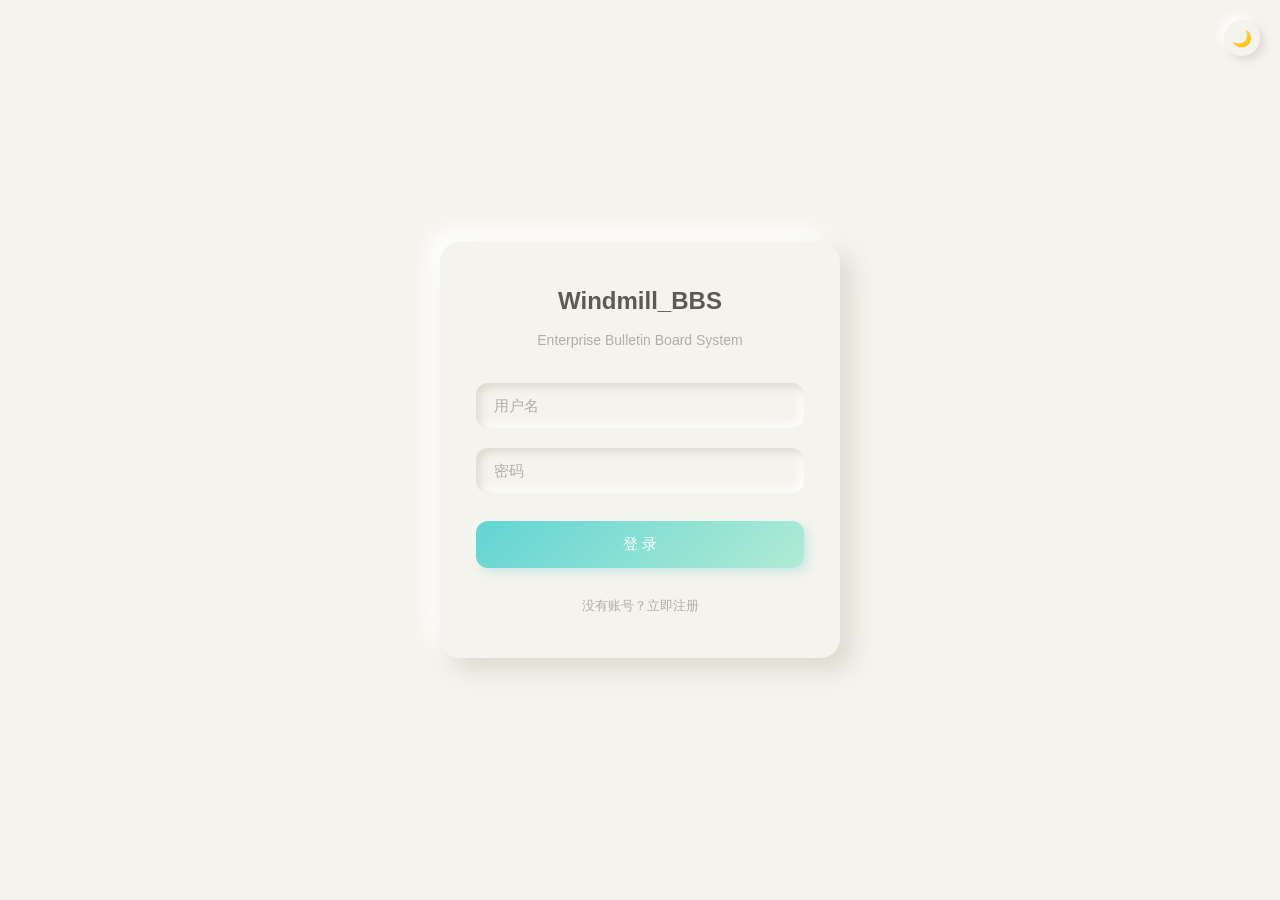
<file: src/main/webapp/login.html>
<!DOCTYPE html>
<html lang="zh-CN">
<head>
    <meta charset="UTF-8">
    <meta name="viewport" content="width=device-width, initial-scale=1.0">
    <title>登录 - Windmill_BBS</title>
    <link rel="icon" href="Windmill_Icon.ico">
    <link rel="stylesheet" href="static/css/theme.css">
    <script src="static/js/theme.js"></script>
    <script>(function(){const s=localStorage.getItem('theme');const d=window.matchMedia('(prefers-color-scheme: dark)').matches;document.documentElement.setAttribute('data-theme',s||(d?'dark':'light'));})();</script>
    <style>
        .login-page {
            min-height: 100vh;
            display: flex;
            justify-content: center;
            align-items: center;
            background: var(--bg-primary);
        }
        .login-card {
            width: 400px;
            padding: 40px 36px;
            background: var(--bg-primary);
            border-radius: var(--radius-xl);
            box-shadow: var(--shadow-raised-lg);
        }
        .login-card h2 {
            color: var(--text-primary);
            text-align: center;
            margin-bottom: 8px;
            font-size: 24px;
            font-weight: 600;
        }
        .login-card .subtitle {
            text-align: center;
            color: var(--text-muted);
            margin-bottom: 32px;
            font-size: 14px;
        }
        .input-group {
            margin-bottom: 20px;
        }
        .input-group input {
            width: 100%;
            padding: 14px 18px;
            background: var(--bg-primary);
            border: none;
            border-radius: var(--radius);
            color: var(--text-primary);
            font-size: 15px;
            outline: none;
            box-shadow: var(--shadow-inset-sm);
            transition: box-shadow 0.2s;
        }
        .input-group input:focus {
            box-shadow: var(--shadow-inset);
        }
        .input-group input::placeholder {
            color: var(--text-muted);
        }
        .btn-login {
            width: 100%;
            padding: 14px;
            margin-top: 8px;
            background: linear-gradient(135deg, #63D4D4, #B0EBD4);
            border: none;
            border-radius: var(--radius);
            color: #fff;
            font-size: 15px;
            font-weight: 500;
            cursor: pointer;
            box-shadow: 4px 4px 10px rgba(99,212,212,0.3), -4px -4px 10px rgba(255,255,255,0.4);
            transition: all 0.2s;
        }
        .btn-login:hover {
            filter: brightness(1.05);
            box-shadow: 6px 6px 14px rgba(99,212,212,0.35), -6px -6px 14px rgba(255,255,255,0.5);
        }
        .btn-login:active {
            box-shadow: inset 4px 4px 10px rgba(60,160,160,0.3), inset -4px -4px 10px rgba(180,235,212,0.3);
        }
        .links {
            margin-top: 24px;
            text-align: center;
        }
        .links a {
            color: var(--text-muted);
            text-decoration: none;
            font-size: 13px;
            transition: color 0.2s;
        }
        .links a:hover {
            color: var(--accent-blue);
        }
    </style>
</head>
<body>
    <button class="theme-toggle" onclick="toggleTheme()" title="切换主题" style="position:fixed;top:20px;right:20px;z-index:1000;">🌙</button>
    <div class="login-page">
        <div class="login-card">
            <h2>Windmill_BBS</h2>
            <p class="subtitle">Enterprise Bulletin Board System</p>
            <form id="loginForm">
                <div class="input-group">
                    <input type="text" id="username" name="username" placeholder="用户名" required>
                </div>
                <div class="input-group">
                    <input type="password" id="password" name="password" placeholder="密码" required>
                </div>
                <button type="submit" class="btn-login">登 录</button>
            </form>
            <div class="links">
                <a href="register.html">没有账号？立即注册</a>
            </div>
        </div>
    </div>

    <div class="toast" id="toast"></div>

    <script>
        document.getElementById('loginForm').addEventListener('submit', async function(e) {
            e.preventDefault();
            const formData = new FormData(this);
            try {
                const res = await fetch('api/user/login', {
                    method: 'POST',
                    body: new URLSearchParams(formData)
                });
                const data = await res.json();
                if (data.code === 200) {
                    showToast('登录成功', 'success');
                    setTimeout(() => location.href = 'index.html', 500);
                } else {
                    showToast(data.message || '登录失败', 'error');
                }
            } catch (err) {
                showToast('网络错误', 'error');
            }
        });

        function showToast(msg, type) {
            const toast = document.getElementById('toast');
            toast.textContent = msg;
            toast.className = 'toast toast-' + type + ' show';
            setTimeout(() => toast.classList.remove('show'), 3000);
        }
    </script>
</body>
</html>
</file>
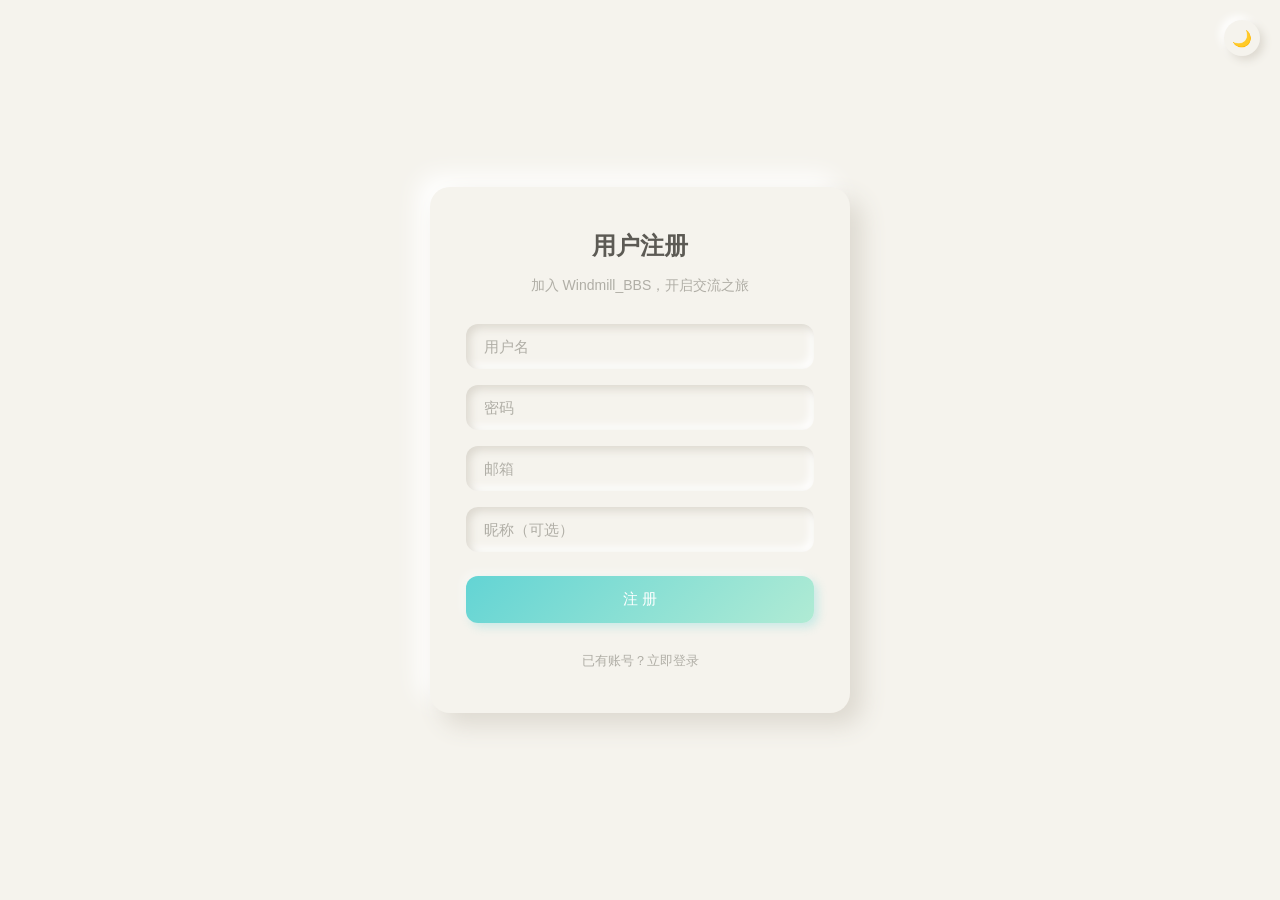
<file: src/main/webapp/register.html>
<!DOCTYPE html>
<html lang="zh-CN">
<head>
    <meta charset="UTF-8">
    <meta name="viewport" content="width=device-width, initial-scale=1.0">
    <title>注册 - Windmill_BBS</title>
    <link rel="icon" href="Windmill_Icon.ico">
    <link rel="stylesheet" href="static/css/theme.css">
    <script src="static/js/theme.js"></script>
    <script>(function(){const s=localStorage.getItem('theme');const d=window.matchMedia('(prefers-color-scheme: dark)').matches;document.documentElement.setAttribute('data-theme',s||(d?'dark':'light'));})();</script>
    <style>
        .register-page {
            min-height: 100vh;
            display: flex;
            justify-content: center;
            align-items: center;
            background: var(--bg-primary);
        }
        .register-card {
            width: 420px;
            padding: 40px 36px;
            background: var(--bg-primary);
            border-radius: var(--radius-xl);
            box-shadow: var(--shadow-raised-lg);
        }
        .register-card h2 {
            color: var(--text-primary);
            text-align: center;
            margin-bottom: 8px;
            font-size: 24px;
            font-weight: 600;
        }
        .register-card .subtitle {
            text-align: center;
            color: var(--text-muted);
            margin-bottom: 28px;
            font-size: 14px;
        }
        .input-group {
            margin-bottom: 16px;
        }
        .input-group input {
            width: 100%;
            padding: 14px 18px;
            background: var(--bg-primary);
            border: none;
            border-radius: var(--radius);
            color: var(--text-primary);
            font-size: 15px;
            outline: none;
            box-shadow: var(--shadow-inset-sm);
            transition: box-shadow 0.2s;
        }
        .input-group input:focus {
            box-shadow: var(--shadow-inset);
        }
        .input-group input::placeholder {
            color: var(--text-muted);
        }
        .btn-register {
            width: 100%;
            padding: 14px;
            margin-top: 8px;
            background: linear-gradient(135deg, #63D4D4, #B0EBD4);
            border: none;
            border-radius: var(--radius);
            color: #fff;
            font-size: 15px;
            font-weight: 500;
            cursor: pointer;
            box-shadow: 4px 4px 10px rgba(99,212,212,0.3), -4px -4px 10px rgba(255,255,255,0.4);
            transition: all 0.2s;
        }
        .btn-register:hover {
            filter: brightness(1.05);
            box-shadow: 6px 6px 14px rgba(99,212,212,0.35), -6px -6px 14px rgba(255,255,255,0.5);
        }
        .btn-register:active {
            box-shadow: inset 4px 4px 10px rgba(60,160,160,0.3), inset -4px -4px 10px rgba(180,235,212,0.3);
        }
        .links {
            margin-top: 24px;
            text-align: center;
        }
        .links a {
            color: var(--text-muted);
            text-decoration: none;
            font-size: 13px;
            transition: color 0.2s;
        }
        .links a:hover {
            color: var(--accent-blue);
        }
    </style>
</head>
<body>
    <button class="theme-toggle" onclick="toggleTheme()" title="切换主题" style="position:fixed;top:20px;right:20px;z-index:1000;">🌙</button>
    <div class="register-page">
        <div class="register-card">
            <h2>用户注册</h2>
            <p class="subtitle">加入 Windmill_BBS，开启交流之旅</p>
            <form id="registerForm">
                <div class="input-group">
                    <input type="text" id="username" name="username" placeholder="用户名" required minlength="3" maxlength="32">
                </div>
                <div class="input-group">
                    <input type="password" id="password" name="password" placeholder="密码" required minlength="6">
                </div>
                <div class="input-group">
                    <input type="email" id="email" name="email" placeholder="邮箱" required>
                </div>
                <div class="input-group">
                    <input type="text" id="nickname" name="nickname" placeholder="昵称（可选）">
                </div>
                <button type="submit" class="btn-register">注 册</button>
            </form>
            <div class="links">
                <a href="login.html">已有账号？立即登录</a>
            </div>
        </div>
    </div>

    <div class="toast" id="toast"></div>

    <script>
        document.getElementById('registerForm').addEventListener('submit', async function(e) {
            e.preventDefault();
            const formData = new FormData(this);
            try {
                const res = await fetch('api/user/register', {
                    method: 'POST',
                    body: new URLSearchParams(formData)
                });
                const data = await res.json();
                if (data.code === 200) {
                    showToast('注册成功', 'success');
                    setTimeout(() => location.href = 'index.html', 500);
                } else {
                    showToast(data.message || '注册失败', 'error');
                }
            } catch (err) {
                showToast('网络错误', 'error');
            }
        });

        function showToast(msg, type) {
            const toast = document.getElementById('toast');
            toast.textContent = msg;
            toast.className = 'toast toast-' + type + ' show';
            setTimeout(() => toast.classList.remove('show'), 3000);
        }
    </script>
</body>
</html>
</file>
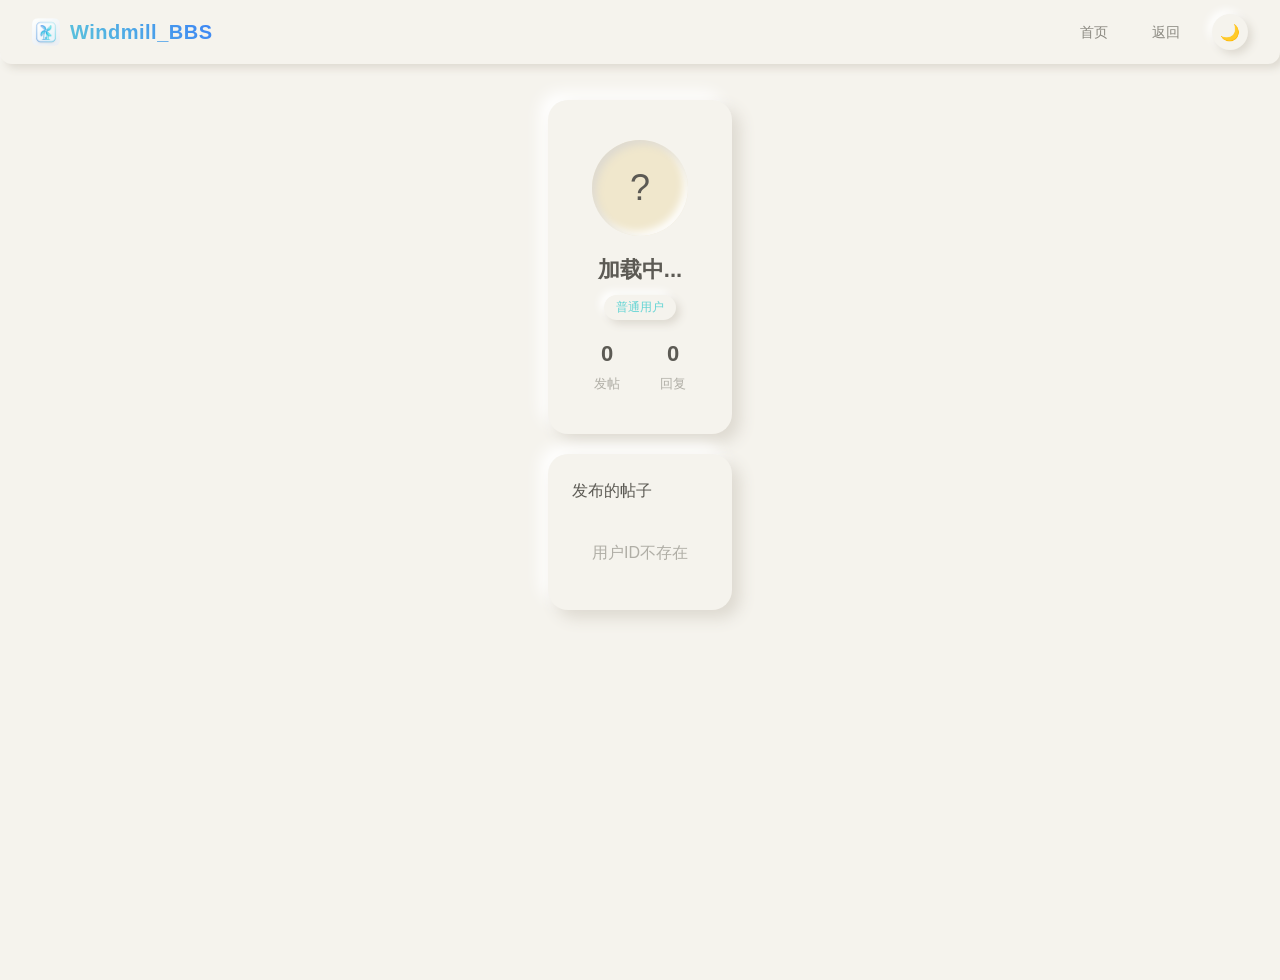
<file: src/main/webapp/user/home.html>
<!DOCTYPE html>
<html lang="zh-CN">
<head>
    <meta charset="UTF-8">
    <meta name="viewport" content="width=device-width, initial-scale=1.0">
    <title>用户主页 - Windmill_BBS</title>
    <link rel="icon" href="../Windmill_Icon.ico">
    <link rel="stylesheet" href="../static/css/theme.css">
    <script src="../static/js/theme.js"></script>
    <script>(function(){const s=localStorage.getItem('theme');const d=window.matchMedia('(prefers-color-scheme: dark)').matches;document.documentElement.setAttribute('data-theme',s||(d?'dark':'light'));})();</script>
    <style>
        .home-page {
            max-width: 640px;
            margin: 0 auto;
            padding: 0 20px;
        }
        .home-header {
            background: var(--bg-primary);
            box-shadow: var(--shadow-raised);
            border-radius: var(--radius-xl);
            padding: 40px;
            text-align: center;
            margin-top: 20px;
            margin-bottom: 20px;
        }
        .home-avatar {
            width: 96px;
            height: 96px;
            border-radius: 50%;
            background: var(--bg-secondary);
            display: inline-flex;
            align-items: center;
            justify-content: center;
            color: var(--text-primary);
            font-size: 36px;
            margin-bottom: 16px;
            overflow: hidden;
            box-shadow: var(--shadow-inset-sm);
        }
        .home-avatar img {
            width: 100%;
            height: 100%;
            object-fit: cover;
        }
        .home-name {
            font-size: 22px;
            font-weight: 600;
            color: var(--text-primary);
            margin-bottom: 6px;
        }
        .home-role {
            font-size: 12px;
            color: var(--accent-blue);
            padding: 3px 12px;
            border-radius: 20px;
            display: inline-block;
            margin-bottom: 16px;
            background: var(--bg-primary);
            box-shadow: var(--shadow-raised-sm);
        }
        .home-stats {
            display: flex;
            justify-content: center;
            gap: 40px;
        }
        .home-stats .stat-item {
            text-align: center;
        }
        .home-stats .stat-value {
            font-size: 22px;
            font-weight: 600;
            color: var(--text-primary);
        }
        .home-stats .stat-label {
            font-size: 13px;
            color: var(--text-muted);
            margin-top: 2px;
        }
        .home-section {
            background: var(--bg-primary);
            box-shadow: var(--shadow-raised);
            border-radius: var(--radius-xl);
            padding: 24px;
            margin-bottom: 20px;
        }
        .section-title {
            font-size: 16px;
            font-weight: 500;
            color: var(--text-primary);
            margin-bottom: 16px;
        }
        .post-item {
            padding: 12px 0;
            border-bottom: 1px solid var(--border-color);
            cursor: pointer;
            transition: all 0.2s;
        }
        .post-item:last-child {
            border-bottom: none;
        }
        .post-item .post-title {
            font-size: 14px;
            color: var(--text-primary);
            margin-bottom: 4px;
        }
        .post-item .post-meta {
            font-size: 12px;
            color: var(--text-muted);
        }
        .post-item:hover .post-title {
            color: var(--accent-blue);
        }
        .post-item:hover {
            box-shadow: var(--shadow-inset-sm);
            border-radius: var(--radius);
            padding-left: 8px;
            padding-right: 8px;
            margin: 0 -8px;
        }
    </style>
</head>
<body>
    <nav class="navbar">
        <a href="../index.html" class="logo"><img src="../Windmill_Icon.ico" alt=""> Windmill_BBS</a>
        <div class="nav-links">
            <a href="../index.html">首页</a>
            <a href="javascript:void(0)" onclick="history.back()">返回</a>
            <button class="theme-toggle" onclick="toggleTheme()" title="切换主题">🌙</button>
        </div>
    </nav>

    <div class="main-container" style="margin-top:80px;">
        <div class="home-page">
            <div class="home-header">
                <div class="home-avatar" id="avatarArea">
                    <span id="avatarText">?</span>
                </div>
                <div class="home-name" id="userName">加载中...</div>
                <div class="home-role" id="userRole">普通用户</div>
                <div class="home-stats">
                    <div class="stat-item">
                        <div class="stat-value" id="statPosts">0</div>
                        <div class="stat-label">发帖</div>
                    </div>
                    <div class="stat-item">
                        <div class="stat-value" id="statReplies">0</div>
                        <div class="stat-label">回复</div>
                    </div>
                </div>
            </div>

            <div class="home-section">
                <div class="section-title">发布的帖子</div>
                <div id="postList">
                    <div style="text-align:center;padding:20px;color:var(--text-muted);">加载中...</div>
                </div>
            </div>
        </div>
    </div>

    <script>
        const urlParams = new URLSearchParams(location.search);
        const userId = urlParams.get('userId');

        async function init() {
            if (!userId) {
                document.getElementById('postList').innerHTML = '<div style="text-align:center;padding:20px;color:var(--text-muted);">用户ID不存在</div>';
                return;
            }
            await loadUserProfile();
            await loadUserPosts();
        }

        async function loadUserProfile() {
            try {
                const res = await fetch(`../api/user/profile?userId=${userId}`);
                const data = await res.json();
                if (data.code === 200) {
                    const profile = data.data;
                    const avatarArea = document.getElementById('avatarArea');
                    if (profile.avatar) {
                        avatarArea.innerHTML = `<img src="${profile.avatar}" alt="">`;
                    } else {
                        document.getElementById('avatarText').textContent = (profile.nickname || profile.username).charAt(0);
                    }
                    document.getElementById('userName').textContent = profile.nickname || profile.username;
                    document.getElementById('userRole').textContent = profile.role === 2 ? '管理员' : '普通用户';
                    document.getElementById('statPosts').textContent = profile.postCount || 0;
                    document.getElementById('statReplies').textContent = profile.replyCount || 0;
                } else {
                    document.getElementById('userName').textContent = '用户不存在';
                }
            } catch (e) {
                console.error(e);
            }
        }

        async function loadUserPosts() {
            try {
                const res = await fetch(`../api/post/list?boardId=0&page=1&pageSize=100`);
                const data = await res.json();
                if (data.code === 200) {
                    const posts = data.data.list.filter(p => p.authorId == userId);
                    const container = document.getElementById('postList');
                    if (posts.length === 0) {
                        container.innerHTML = '<div style="text-align:center;padding:20px;color:var(--text-muted);">暂无帖子</div>';
                        return;
                    }
                    let html = '';
                    posts.forEach(p => {
                        html += `<div class="post-item" onclick="location.href='../post/detail.html?id=${p.postId}'">
                            <div class="post-title">${escapeHtml(p.title)}</div>
                            <div class="post-meta">${formatTime(p.postTime)} · 👁 ${p.viewCount || 0} · 💬 ${p.replyCount || 0} · ❤️ ${p.likeCount || 0}</div>
                        </div>`;
                    });
                    container.innerHTML = html;
                }
            } catch (e) {
                console.error(e);
            }
        }

        function escapeHtml(text) {
            if (!text) return '';
            const div = document.createElement('div');
            div.textContent = text;
            return div.innerHTML;
        }

        function formatTime(timeStr) {
            if (!timeStr) return '';
            const d = new Date(timeStr);
            return d.getFullYear() + '-' + String(d.getMonth()+1).padStart(2,'0') + '-' + String(d.getDate()).padStart(2,'0') + ' ' + String(d.getHours()).padStart(2,'0') + ':' + String(d.getMinutes()).padStart(2,'0');
        }

        init();
    </script>
</body>
</html>
</file>
<file: src/main/webapp/static/css/theme.css>
/* ========================================
   Windmill_BBS - Neumorphism Dual Theme
   ======================================== */

* {
    margin: 0;
    padding: 0;
    box-sizing: border-box;
}

/* ---------- 过渡动画 ---------- */
*, *::before, *::after {
    transition: background-color 0.3s ease, color 0.3s ease, border-color 0.3s ease, box-shadow 0.3s ease;
}

/* ---------- Light Theme (Default) ---------- */
:root {
    --bg-primary: #F5F3ED;
    --bg-secondary: #F0E7CC;
    --bg-card: #F5F3ED;
    --bg-hover: #F0E7CC;
    --border-color: rgba(0,0,0,0.05);
    --border-hover: rgba(0,0,0,0.08);
    --text-primary: #5c5a54;
    --text-secondary: #8a8880;
    --text-muted: #b0aea6;
    --accent-blue: #63D4D4;
    --accent-blue-hover: #8EE6E6;
    --accent-danger: #e53e3e;
    --accent-success: #38a169;
    --accent-warning: #d69e2e;

    --shadow-raised: 8px 8px 16px #ddd9d0, -8px -8px 16px #ffffff;
    --shadow-raised-sm: 4px 4px 8px #ddd9d0, -4px -4px 8px #ffffff;
    --shadow-raised-lg: 12px 12px 24px #ddd9d0, -12px -12px 24px #ffffff;
    --shadow-inset: inset 8px 8px 16px #ddd9d0, inset -8px -8px 16px #ffffff;
    --shadow-inset-sm: inset 4px 4px 8px #ddd9d0, inset -4px -4px 8px #ffffff;
    --shadow-inset-lg: inset 12px 12px 24px #ddd9d0, inset -12px -12px 24px #ffffff;

    --radius: 12px;
    --radius-lg: 16px;
    --radius-xl: 20px;
}

/* ---------- Dark Theme ---------- */
[data-theme="dark"] {
    --bg-primary: #1c1c1e;
    --bg-secondary: #2c2c2e;
    --bg-card: #1c1c1e;
    --bg-hover: #2a2a2c;
    --border-color: rgba(255,255,255,0.06);
    --border-hover: rgba(255,255,255,0.1);
    --text-primary: #e0e0e0;
    --text-secondary: #a0aec0;
    --text-muted: #718096;
    --accent-blue: #0d84ff;
    --accent-blue-hover: #1d9bf0;
    --accent-danger: #ff4444;
    --accent-success: #00c851;
    --accent-warning: #ffbb33;

    --shadow-raised: 8px 8px 16px #151515, -8px -8px 16px #2a2a2a;
    --shadow-raised-sm: 4px 4px 8px #151515, -4px -4px 8px #2a2a2a;
    --shadow-raised-lg: 12px 12px 24px #151515, -12px -12px 24px #2a2a2a;
    --shadow-inset: inset 8px 8px 16px #151515, inset -8px -8px 16px #2a2a2a;
    --shadow-inset-sm: inset 4px 4px 8px #151515, inset -4px -4px 8px #2a2a2a;
    --shadow-inset-lg: inset 12px 12px 24px #151515, inset -12px -12px 24px #2a2a2a;
}

body {
    background: var(--bg-primary);
    color: var(--text-secondary);
    font-family: 'Segoe UI', 'PingFang SC', 'Microsoft YaHei', sans-serif;
    min-height: 100vh;
    line-height: 1.6;
}

/* ---------- 顶部导航 ---------- */
.navbar {
    position: fixed;
    top: 0;
    left: 0;
    right: 0;
    height: 64px;
    background: var(--bg-primary);
    box-shadow: var(--shadow-raised-sm);
    display: flex;
    align-items: center;
    justify-content: space-between;
    padding: 0 32px;
    z-index: 100;
    border-radius: 0 0 var(--radius) var(--radius);
}

.logo {
    font-size: 20px;
    font-weight: 700;
    text-decoration: none;
    letter-spacing: 0.5px;
    background: linear-gradient(45deg, #63D4D4, #3b82f6);
    -webkit-background-clip: text;
    -webkit-text-fill-color: transparent;
    background-clip: text;
    display: inline-flex;
    align-items: center;
    gap: 10px;
}

.logo img {
    width: 28px;
    height: 28px;
    border-radius: 6px;
    -webkit-text-fill-color: initial;
    object-fit: contain;
}

.nav-links {
    display: flex;
    align-items: center;
    gap: 20px;
}

.nav-links a {
    color: var(--text-secondary);
    text-decoration: none;
    font-size: 14px;
    transition: color 0.2s;
    cursor: pointer;
    padding: 6px 12px;
    border-radius: var(--radius);
}

.nav-links a:hover {
    color: var(--text-primary);
    background: var(--bg-hover);
    box-shadow: var(--shadow-inset-sm);
}

.theme-toggle {
    width: 36px;
    height: 36px;
    border-radius: 50%;
    border: none;
    background: var(--bg-primary);
    box-shadow: var(--shadow-raised-sm);
    color: var(--text-secondary);
    font-size: 16px;
    cursor: pointer;
    display: flex;
    align-items: center;
    justify-content: center;
    transition: all 0.2s;
}

.theme-toggle:hover {
    box-shadow: var(--shadow-inset-sm);
    color: var(--accent-blue);
}

/* ---------- 卡片 ---------- */
.card {
    background: var(--bg-primary);
    border-radius: var(--radius-lg);
    padding: 20px;
    box-shadow: var(--shadow-raised);
    border: none;
}

.card:hover {
    box-shadow: var(--shadow-raised-lg);
}

/* ---------- 按钮 ---------- */
.btn {
    padding: 10px 20px;
    border: none;
    border-radius: var(--radius);
    font-size: 14px;
    cursor: pointer;
    font-family: inherit;
    display: inline-flex;
    align-items: center;
    justify-content: center;
    gap: 6px;
    background: var(--bg-primary);
    box-shadow: var(--shadow-raised-sm);
    color: var(--text-secondary);
    transition: all 0.2s;
}

.btn:hover {
    box-shadow: var(--shadow-raised);
    color: var(--text-primary);
}

.btn:active {
    box-shadow: var(--shadow-inset-sm);
}

.btn-primary {
    background: linear-gradient(135deg, #63D4D4, #B0EBD4);
    color: #fff;
    box-shadow: 4px 4px 8px rgba(99,212,212,0.25), -4px -4px 8px rgba(255,255,255,0.4);
}

.btn-primary:hover {
    box-shadow: 6px 6px 12px rgba(99,212,212,0.3), -6px -6px 12px rgba(255,255,255,0.5);
    filter: brightness(1.05);
}

.btn-primary:active {
    box-shadow: inset 4px 4px 8px rgba(60,160,160,0.3), inset -4px -4px 8px rgba(180,235,212,0.3);
}

.btn-secondary {
    background: var(--bg-primary);
    color: var(--text-secondary);
    box-shadow: var(--shadow-raised-sm);
}

.btn-secondary:hover {
    box-shadow: var(--shadow-raised);
    color: var(--text-primary);
}

.btn-secondary:active {
    box-shadow: var(--shadow-inset-sm);
}

.btn-danger {
    background: linear-gradient(135deg, #ff6b6b, #ee5253);
    color: #fff;
    box-shadow: 4px 4px 8px rgba(238,82,83,0.25), -4px -4px 8px rgba(255,255,255,0.4);
}

.btn-danger:hover {
    box-shadow: 6px 6px 12px rgba(238,82,83,0.3), -6px -6px 12px rgba(255,255,255,0.5);
    filter: brightness(1.05);
}

.btn-danger:active {
    box-shadow: inset 4px 4px 8px rgba(180,50,50,0.3), inset -4px -4px 8px rgba(255,180,180,0.3);
}

.btn-sm {
    padding: 6px 12px;
    font-size: 12px;
    border-radius: 10px;
}

.btn-text {
    background: transparent;
    color: var(--text-muted);
    padding: 6px 10px;
    box-shadow: none;
}

.btn-text:hover {
    color: var(--text-primary);
    background: var(--bg-hover);
    box-shadow: var(--shadow-inset-sm);
}

/* ---------- 输入框 ---------- */
.input-field {
    width: 100%;
    padding: 12px 16px;
    background: var(--bg-primary);
    border: none;
    border-radius: var(--radius);
    color: var(--text-primary);
    font-size: 14px;
    outline: none;
    font-family: inherit;
    box-shadow: var(--shadow-inset-sm);
    transition: box-shadow 0.2s;
}

.input-field:focus {
    box-shadow: var(--shadow-inset);
}

.input-field::placeholder {
    color: var(--text-muted);
}

textarea.input-field {
    min-height: 100px;
    resize: vertical;
}

select.input-field {
    appearance: auto;
    background-color: var(--bg-primary);
    color: var(--text-primary);
    box-shadow: var(--shadow-inset-sm);
}

select.input-field option {
    background: var(--bg-primary);
    color: var(--text-primary);
}

/* ---------- 标签 ---------- */
.tag {
    display: inline-block;
    padding: 2px 8px;
    border-radius: 6px;
    font-size: 11px;
    font-weight: 500;
    margin-right: 6px;
    box-shadow: var(--shadow-raised-sm);
}

.tag-top {
    background: linear-gradient(135deg, #63D4D4, #8EE6E6);
    color: #fff;
}

.tag-elite {
    background: linear-gradient(135deg, #B0EBD4, #63D4D4);
    color: #fff;
}

/* ---------- 状态徽章 ---------- */
.status-badge {
    display: inline-block;
    padding: 3px 10px;
    border-radius: 20px;
    font-size: 12px;
    box-shadow: var(--shadow-raised-sm);
}

.status-normal {
    background: linear-gradient(135deg, #38a169, #2f855a);
    color: #fff;
}

.status-deleted {
    background: linear-gradient(135deg, #e53e3e, #c53030);
    color: #fff;
}

.status-pending {
    background: linear-gradient(135deg, #d69e2e, #b7791f);
    color: #fff;
}

/* ---------- 布局 ---------- */
.main-container {
    margin-top: 84px;
    max-width: 1200px;
    margin-left: auto;
    margin-right: auto;
    padding: 0 20px;
    display: flex;
    gap: 20px;
    position: relative;
    z-index: 1;
}

.sidebar {
    width: 240px;
    flex-shrink: 0;
}

.content-area {
    flex: 1;
    min-width: 0;
}

/* ---------- 帖子卡片 ---------- */
.post-card {
    background: var(--bg-primary);
    border-radius: var(--radius-lg);
    padding: 16px;
    margin-bottom: 14px;
    cursor: pointer;
    display: flex;
    gap: 14px;
    box-shadow: var(--shadow-raised);
    transition: all 0.2s;
    border: none;
}

.post-card:hover {
    box-shadow: var(--shadow-raised-lg);
    transform: translateY(-2px);
}

.post-card .avatar {
    width: 44px;
    height: 44px;
    border-radius: 50%;
    background: var(--bg-secondary);
    display: flex;
    align-items: center;
    justify-content: center;
    color: var(--text-primary);
    font-size: 15px;
    flex-shrink: 0;
    overflow: hidden;
    box-shadow: var(--shadow-inset-sm);
}

.post-card .avatar img {
    width: 100%;
    height: 100%;
    object-fit: cover;
}

.post-card .post-body {
    flex: 1;
    min-width: 0;
}

.post-card .post-title {
    font-size: 15px;
    color: var(--text-primary);
    margin-bottom: 6px;
    line-height: 1.4;
    word-break: break-all;
}

.post-card .post-meta {
    display: flex;
    align-items: center;
    gap: 12px;
    font-size: 13px;
    color: var(--text-muted);
    flex-wrap: wrap;
}

.post-card .post-meta .author {
    color: var(--text-secondary);
}

.post-card .post-meta .dot {
    width: 3px;
    height: 3px;
    border-radius: 50%;
    background: var(--text-muted);
}

.post-card .post-stats {
    display: flex;
    align-items: center;
    gap: 16px;
    margin-left: auto;
    padding-left: 12px;
    font-size: 13px;
    color: var(--text-muted);
    flex-shrink: 0;
}

.post-card .post-stats span {
    display: flex;
    align-items: center;
    gap: 4px;
}

/* ---------- 悬浮发布按钮 ---------- */
.fab {
    position: fixed;
    bottom: 32px;
    right: 32px;
    width: 56px;
    height: 56px;
    border-radius: 50%;
    background: linear-gradient(135deg, #63D4D4, #8EE6E6);
    border: none;
    color: #fff;
    font-size: 24px;
    cursor: pointer;
    box-shadow: 6px 6px 16px rgba(99,212,212,0.35), -6px -6px 16px rgba(255,255,255,0.4);
    transition: all 0.2s;
    z-index: 99;
    display: flex;
    align-items: center;
    justify-content: center;
    text-decoration: none;
}

.fab:hover {
    transform: scale(1.08);
    box-shadow: 8px 8px 20px rgba(99,212,212,0.4), -8px -8px 20px rgba(255,255,255,0.5);
}

.fab:active {
    box-shadow: inset 4px 4px 10px rgba(60,160,160,0.3), inset -4px -4px 10px rgba(180,235,230,0.3);
}

/* ---------- 分页 ---------- */
.pagination {
    display: flex;
    justify-content: center;
    gap: 8px;
    margin-top: 24px;
    margin-bottom: 40px;
}

.pagination a, .pagination span {
    padding: 8px 14px;
    border-radius: var(--radius);
    font-size: 13px;
    color: var(--text-secondary);
    text-decoration: none;
    background: var(--bg-primary);
    box-shadow: var(--shadow-raised-sm);
    border: none;
    transition: all 0.2s;
    cursor: pointer;
    min-width: 38px;
    text-align: center;
}

.pagination a:hover {
    box-shadow: var(--shadow-raised);
    color: var(--text-primary);
}

.pagination a:active {
    box-shadow: var(--shadow-inset-sm);
}

.pagination .active {
    background: linear-gradient(135deg, #63D4D4, #8EE6E6);
    color: #fff;
    box-shadow: 4px 4px 8px rgba(99,212,212,0.25), -4px -4px 8px rgba(255,255,255,0.4);
}

.pagination .disabled {
    opacity: 0.4;
    cursor: not-allowed;
    box-shadow: var(--shadow-inset-sm);
}

/* ---------- Toast提示 ---------- */
.toast {
    position: fixed;
    top: 80px;
    left: 50%;
    transform: translateX(-50%) translateY(-20px);
    padding: 12px 24px;
    border-radius: var(--radius);
    font-size: 14px;
    color: var(--text-primary);
    opacity: 0;
    transition: all 0.3s;
    z-index: 1000;
    pointer-events: none;
    background: var(--bg-primary);
    box-shadow: var(--shadow-raised);
    border: none;
}

.toast.show {
    opacity: 1;
    transform: translateX(-50%) translateY(0);
}

.toast-success {
    color: var(--accent-success);
    box-shadow: var(--shadow-raised);
}

.toast-error {
    color: var(--accent-danger);
    box-shadow: var(--shadow-raised);
}

/* ---------- 模态框 ---------- */
.modal-overlay {
    position: fixed;
    top: 0;
    left: 0;
    right: 0;
    bottom: 0;
    background: rgba(0, 0, 0, 0.5);
    display: flex;
    align-items: center;
    justify-content: center;
    z-index: 200;
    opacity: 0;
    visibility: hidden;
    transition: all 0.2s;
}

.modal-overlay.active {
    opacity: 1;
    visibility: visible;
}

.modal-content {
    background: var(--bg-primary);
    border-radius: var(--radius-xl);
    padding: 28px;
    width: 90%;
    max-width: 520px;
    transform: scale(0.95);
    transition: transform 0.2s;
    max-height: 90vh;
    overflow-y: auto;
    box-shadow: var(--shadow-raised-lg);
    border: none;
}

.modal-overlay.active .modal-content {
    transform: scale(1);
}

.modal-header {
    font-size: 18px;
    font-weight: 600;
    color: var(--text-primary);
    margin-bottom: 20px;
}

.modal-body {
    margin-bottom: 20px;
}

.modal-footer {
    display: flex;
    justify-content: flex-end;
    gap: 10px;
}

/* ---------- 响应式 ---------- */
@media (max-width: 768px) {
    .main-container {
        flex-direction: column;
    }
    .sidebar {
        width: 100%;
    }
    .navbar {
        padding: 0 16px;
    }
    .nav-links {
        gap: 14px;
    }
    .post-card .post-stats {
        display: none;
    }
}

/* ---------- 搜索栏 ---------- */
.search-bar {
    display: flex;
    gap: 10px;
    margin-bottom: 16px;
}

.search-bar input {
    flex: 1;
}

/* ---------- 空状态 ---------- */
.empty-state {
    text-align: center;
    padding: 60px 20px;
    color: var(--text-muted);
}

.empty-state svg {
    width: 56px;
    height: 56px;
    margin-bottom: 16px;
    opacity: 0.3;
}

/* ---------- 排序栏 ---------- */
.sort-bar {
    display: flex;
    gap: 8px;
    margin-bottom: 16px;
    align-items: center;
}

.sort-bar .sort-btn {
    padding: 6px 14px;
    border-radius: 20px;
    font-size: 13px;
    cursor: pointer;
    background: var(--bg-primary);
    border: none;
    color: var(--text-muted);
    box-shadow: var(--shadow-raised-sm);
    transition: all 0.2s;
}

.sort-bar .sort-btn:hover,
.sort-bar .sort-btn.active {
    box-shadow: var(--shadow-inset-sm);
    color: var(--text-primary);
}

/* ---------- 图片网格 ---------- */
.image-grid {
    display: grid;
    grid-template-columns: repeat(auto-fill, minmax(120px, 1fr));
    gap: 8px;
    margin-top: 12px;
}

.image-grid img {
    width: 100%;
    height: 120px;
    object-fit: cover;
    border-radius: var(--radius);
    box-shadow: var(--shadow-raised-sm);
    border: none;
}

/* ---------- 点赞按钮 ---------- */
.like-btn {
    display: inline-flex;
    align-items: center;
    gap: 4px;
    padding: 4px 10px;
    border-radius: 8px;
    font-size: 13px;
    cursor: pointer;
    background: var(--bg-primary);
    border: none;
    color: var(--text-muted);
    box-shadow: var(--shadow-raised-sm);
    transition: all 0.2s;
}

.like-btn:hover {
    box-shadow: var(--shadow-inset-sm);
    color: var(--text-secondary);
}

.like-btn.liked {
    color: var(--accent-danger);
    box-shadow: var(--shadow-inset-sm);
    background: linear-gradient(135deg, rgba(255,107,107,0.1), rgba(255,154,86,0.1));
}

/* ---------- 举报按钮 ---------- */
.report-btn {
    display: inline-flex;
    align-items: center;
    gap: 4px;
    padding: 4px 10px;
    border-radius: 8px;
    font-size: 13px;
    cursor: pointer;
    background: var(--bg-primary);
    border: none;
    color: var(--text-muted);
    box-shadow: var(--shadow-raised-sm);
    transition: all 0.2s;
}

.report-btn:hover {
    box-shadow: var(--shadow-inset-sm);
    color: var(--accent-danger);
}

/* ---------- 图片预览 ---------- */
#imgPreviewOverlay {
    position: fixed;
    top: 0;
    left: 0;
    right: 0;
    bottom: 0;
    background: rgba(0, 0, 0, 0.85);
    display: flex;
    align-items: center;
    justify-content: center;
    z-index: 3000;
    opacity: 0;
    visibility: hidden;
    transition: all 0.3s;
    cursor: zoom-out;
    padding: 40px;
}

#imgPreviewOverlay.active {
    opacity: 1;
    visibility: visible;
}

#imgPreviewOverlay img {
    max-width: 90%;
    max-height: 90%;
    object-fit: contain;
    border-radius: var(--radius);
    box-shadow: 0 20px 60px rgba(0,0,0,0.5);
    transform: scale(0.9);
    transition: transform 0.3s;
}

#imgPreviewOverlay.active img {
    transform: scale(1);
}

/* ---------- 下拉菜单修复 ---------- */
select {
    color: var(--text-primary);
    background: var(--bg-primary);
}

select option {
    background: var(--bg-primary);
    color: var(--text-primary);
}
</file>
